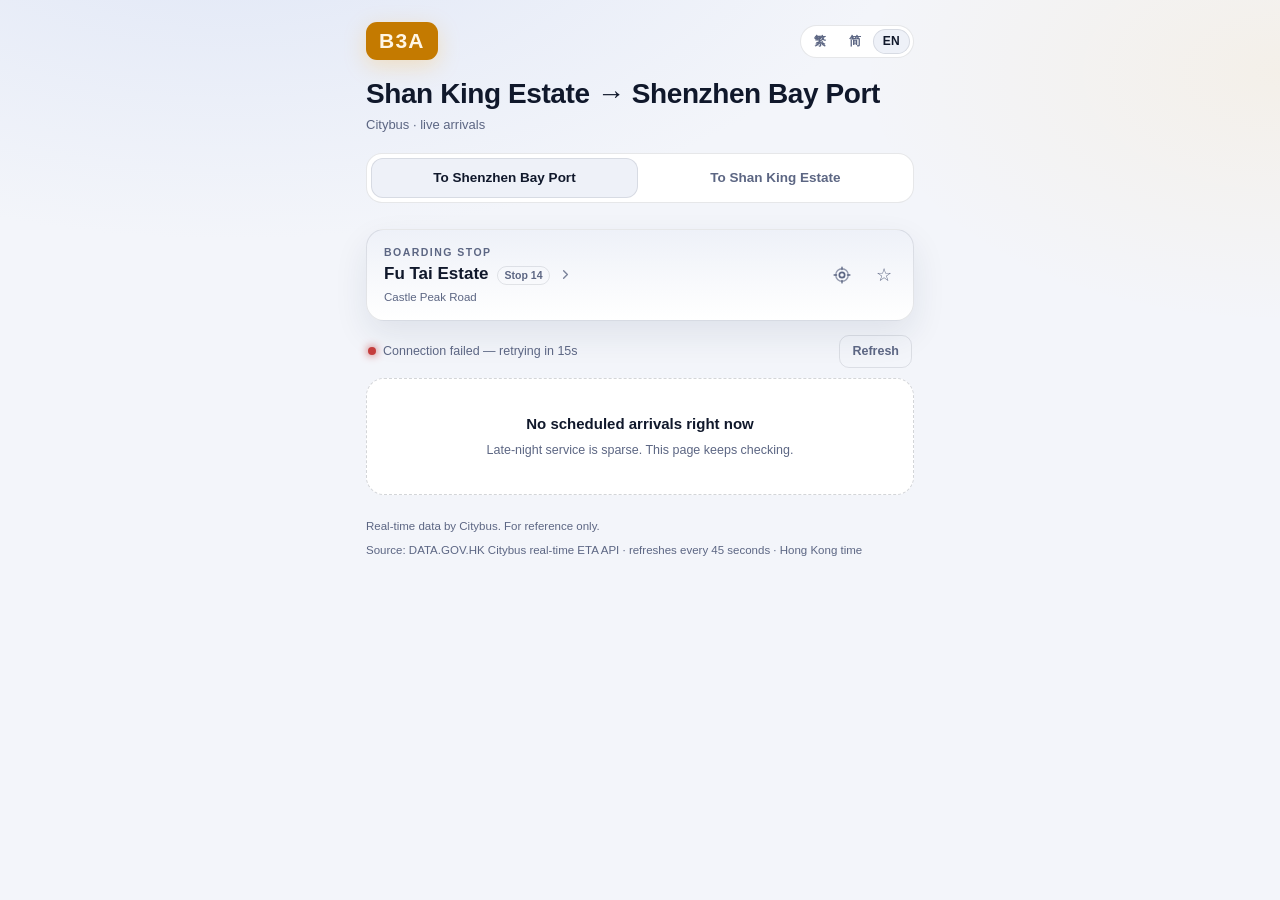
<file: index.html>
<!DOCTYPE html>
<html lang="zh-HK" data-lang="tc">
<head>
<meta charset="utf-8">
<meta name="viewport" content="width=device-width, initial-scale=1, viewport-fit=cover">
<title>B3A · 山景邨 → 深圳灣口岸</title>
<meta name="description" content="城巴 B3A 實時到站：山景邨來往深圳灣口岸，可選站、定位最近車站、支援離線與安裝。">
<meta name="theme-color" content="#0d1220">
<link rel="manifest" href="manifest.webmanifest">
<link rel="icon" href="icons/icon.svg" type="image/svg+xml">
<link rel="apple-touch-icon" href="icons/apple-touch-icon.png">
<link rel="preconnect" href="https://rt.data.gov.hk" crossorigin>
<link rel="stylesheet" href="css/app.css">
</head>
<body>
<main class="app">
  <header class="hero">
    <div class="hero-top">
      <span class="badge">B3A</span>
      <div class="lang-switch" role="group" aria-label="語言 / Language">
        <button class="lang-btn" type="button" data-lang="tc" aria-pressed="true">繁</button>
        <button class="lang-btn" type="button" data-lang="sc" aria-pressed="false">简</button>
        <button class="lang-btn" type="button" data-lang="en" aria-pressed="false">EN</button>
      </div>
    </div>
    <h1 id="routeTitle">山景邨 → 深圳灣口岸</h1>
    <p class="tagline" id="tagline">城巴 · 實時到站</p>
  </header>

  <nav class="dir-tabs" role="tablist" aria-label="方向 / Direction">
    <button class="dir-tab is-active" type="button" role="tab" data-dir="O" aria-selected="true">往 深圳灣口岸</button>
    <button class="dir-tab" type="button" role="tab" data-dir="I" aria-selected="false" tabindex="-1">往 山景邨</button>
  </nav>

  <div class="quick-stops" id="quickStops" hidden></div>

  <section class="stop-card">
    <button class="stop-btn" id="stopBtn" type="button" aria-haspopup="dialog">
      <span class="stop-btn-body">
        <span class="stop-kicker" id="boardingLabel">上車站</span>
        <span class="stop-title">
          <span id="stopName">富泰邨</span>
          <span class="stop-seq" id="stopSeq">第 14 站</span>
          <svg class="chevron" viewBox="0 0 24 24" aria-hidden="true" focusable="false">
            <path d="M9 6l6 6-6 6" fill="none" stroke="currentColor" stroke-width="2.2" stroke-linecap="round" stroke-linejoin="round"/>
          </svg>
        </span>
        <span class="stop-detail" id="stopDetail">青山公路</span>
      </span>
    </button>
    <div class="stop-actions">
      <button class="icon-btn" id="locateBtn" type="button" aria-label="定位最近車站" title="定位最近車站">
        <svg viewBox="0 0 24 24" aria-hidden="true" focusable="false">
          <circle cx="12" cy="12" r="3.2" fill="none" stroke="currentColor" stroke-width="2"/>
          <circle cx="12" cy="12" r="7.5" fill="none" stroke="currentColor" stroke-width="1.6" opacity=".65"/>
          <path d="M12 2.5v3M12 18.5v3M2.5 12h3M18.5 12h3" stroke="currentColor" stroke-width="1.6" stroke-linecap="round"/>
        </svg>
      </button>
      <button class="icon-btn" id="favBtn" type="button" aria-label="收藏此站" aria-pressed="false" title="收藏此站">
        <span id="favIcon" aria-hidden="true">☆</span>
      </button>
    </div>
  </section>

  <div class="statusbar">
    <div class="status" role="status" aria-live="polite">
      <span class="dot" id="statusDot"></span>
      <span id="statusText">載入中…</span>
    </div>
    <button class="btn-ghost" id="refreshBtn" type="button">立即更新</button>
  </div>

  <ul class="eta-list" id="etaList" aria-label="到站時間"></ul>

  <footer class="foot">
    <p id="serviceNote">實時資料由城巴提供，僅供參考。</p>
    <p id="footnote">資料來源：DATA.GOV.HK 城巴實時到站 API · 每 45 秒自動更新 · 時間為香港時間</p>
  </footer>
</main>

<dialog id="stopDialog" aria-labelledby="dialogTitle">
  <div class="sheet">
    <header class="sheet-head">
      <h2 id="dialogTitle">選擇車站</h2>
      <button class="icon-btn" id="closeDialogBtn" type="button" aria-label="關閉">✕</button>
    </header>
    <div class="sheet-tools">
      <input id="stopSearch" type="search" placeholder="搜尋車站…" autocomplete="off" aria-label="搜尋車站">
      <button class="btn-ghost" id="locateInDialog" type="button">定位最近車站</button>
    </div>
    <ul class="stop-list" id="stopList"></ul>
  </div>
</dialog>

<div class="toast" id="toast" role="status" aria-live="polite"></div>

<noscript>
  <p class="noscript">此頁需要 JavaScript 才能顯示實時到站資料。 / This page needs JavaScript for live arrivals.</p>
</noscript>

<script type="module" src="js/app.js"></script>
</body>
</html>
</file>
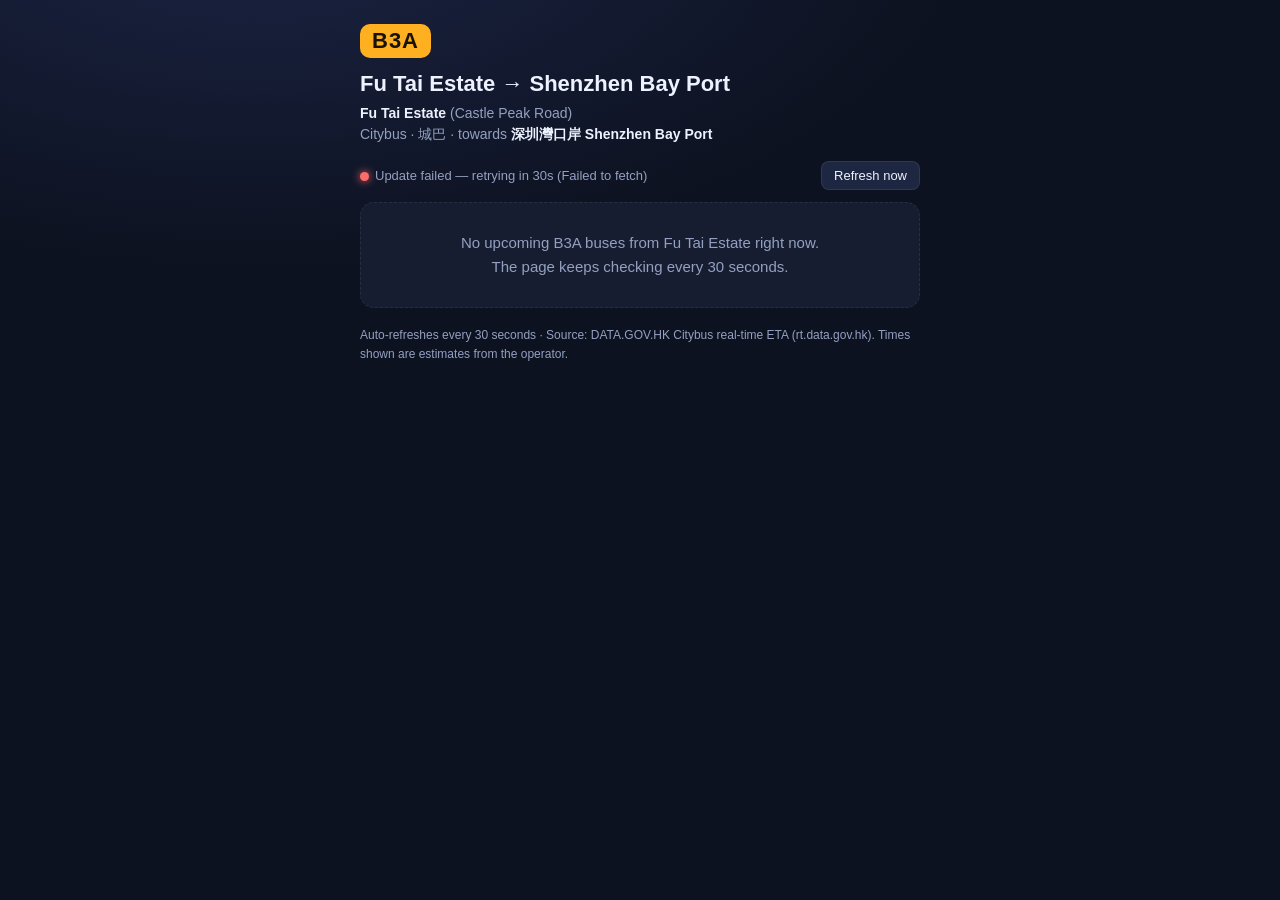
<file: bus.html>
<!DOCTYPE html>
<html lang="en">
<head>
<meta charset="utf-8">
<meta name="viewport" content="width=device-width, initial-scale=1">
<title>B3A · Fu Tai Estate → Shenzhen Bay Port</title>
<style>
  :root {
    --bg: #0d1220;
    --card: #161d31;
    --card2: #1d2742;
    --text: #eef2ff;
    --muted: #93a0c0;
    --accent: #ffb020;
    --green: #35d49a;
    --red: #ff6b6b;
    --line: rgba(255,255,255,.08);
  }
  * { box-sizing: border-box; }
  body {
    margin: 0;
    min-height: 100vh;
    background: radial-gradient(1200px 600px at 20% -10%, #1b2444 0%, var(--bg) 60%);
    color: var(--text);
    font-family: -apple-system, BlinkMacSystemFont, "Segoe UI", "PingFang HK",
                 "Noto Sans HK", Helvetica, Arial, sans-serif;
    display: flex;
    justify-content: center;
    padding: 24px 16px 48px;
  }
  .wrap { width: 100%; max-width: 560px; }
  header { margin-bottom: 16px; }
  .badge {
    display: inline-block; background: var(--accent); color: #1a1200;
    font-weight: 800; font-size: 22px; padding: 4px 12px; border-radius: 10px;
    letter-spacing: 1px;
  }
  h1 { font-size: 22px; margin: 12px 0 4px; line-height: 1.3; }
  .sub { color: var(--muted); font-size: 14px; line-height: 1.5; }
  .sub b { color: var(--text); font-weight: 600; }
  .statusbar {
    display: flex; align-items: center; justify-content: space-between;
    gap: 12px; margin: 14px 0 12px; font-size: 13px; color: var(--muted);
  }
  .dot { display: inline-block; width: 9px; height: 9px; border-radius: 50%;
         background: var(--muted); margin-right: 6px; vertical-align: -1px; }
  .dot.ok { background: var(--green); box-shadow: 0 0 8px var(--green); }
  .dot.err { background: var(--red); box-shadow: 0 0 8px var(--red); }
  .ring { display: inline-block; width: 10px; height: 10px; border-radius: 50%;
          border: 2px solid var(--muted); border-top-color: transparent;
          margin-right: 6px; vertical-align: -1px; animation: spin 1s linear infinite; }
  @keyframes spin { to { transform: rotate(360deg); } }
  button {
    background: var(--card2); color: var(--text); border: 1px solid var(--line);
    border-radius: 8px; padding: 6px 12px; font-size: 13px; cursor: pointer;
  }
  button:hover { background: #26325a; }
  ul { list-style: none; margin: 0; padding: 0; display: grid; gap: 10px; }
  li {
    background: linear-gradient(180deg, var(--card2), var(--card));
    border: 1px solid var(--line); border-radius: 14px;
    padding: 14px 16px; display: flex; align-items: center; gap: 16px;
  }
  li.next { border-color: rgba(255,176,32,.55);
            box-shadow: 0 0 0 1px rgba(255,176,32,.25), 0 8px 24px rgba(0,0,0,.35); }
  .mins { font-size: 40px; font-weight: 800; line-height: 1; min-width: 92px;
          text-align: center; font-variant-numeric: tabular-nums; }
  .mins small { font-size: 15px; font-weight: 600; color: var(--muted); display: block; margin-top: 4px; }
  .mins.due { color: var(--green); }
  .meta { flex: 1; }
  .meta .dest { font-weight: 700; font-size: 16px; }
  .meta .clock { color: var(--muted); font-size: 13px; margin-top: 4px;
                 font-variant-numeric: tabular-nums; }
  .tag { font-size: 11px; font-weight: 700; letter-spacing: .6px;
         background: rgba(255,176,32,.16); color: var(--accent);
         border: 1px solid rgba(255,176,32,.4); border-radius: 999px;
         padding: 2px 8px; margin-left: 8px; vertical-align: 2px; }
  .empty, .error {
    background: var(--card); border: 1px dashed var(--line); border-radius: 14px;
    padding: 28px 18px; text-align: center; color: var(--muted); font-size: 15px;
    line-height: 1.6;
  }
  .error { border-color: rgba(255,107,107,.5); color: #ffb3b3; }
  footer { margin-top: 18px; font-size: 12px; color: var(--muted); line-height: 1.6; }
  footer a { color: var(--muted); }
</style>
</head>
<body>
<div class="wrap">
  <header>
    <span class="badge">B3A</span>
    <h1>Fu Tai Estate → Shenzhen Bay Port</h1>
    <div class="sub">
      <b>Fu Tai Estate</b> <span id="stopName">(Castle Peak Road)</span><br>
      Citybus · 城巴 · towards <b>深圳灣口岸 Shenzhen Bay Port</b>
    </div>
  </header>

  <div class="statusbar">
    <div><span class="dot" id="statusDot"></span><span id="statusText">Loading…</span></div>
    <button id="refreshBtn" type="button">Refresh now</button>
  </div>

  <ul id="list"><li><div class="mins"><span class="ring"></span></div><div class="meta">Fetching next departures…</div></li></ul>

  <footer>
    Auto-refreshes every 30 seconds · Source: DATA.GOV.HK Citybus real-time ETA
    (rt.data.gov.hk). Times shown are estimates from the operator.
  </footer>
</div>

<script>
"use strict";

const CO = "CTB", ROUTE = "B3A", STOP = "003261"; // Fu Tai Estate, outbound (to Shenzhen Bay Port)
const API = "https://rt.data.gov.hk/v2/transport/citybus";
const REFRESH_MS = 30 * 1000;

const listEl = document.getElementById("list");
const dotEl = document.getElementById("statusDot");
const statusEl = document.getElementById("statusText");
const stopNameEl = document.getElementById("stopName");

let countdownTimer = null;
let etas = [];            // [{eta: Date, dest: string, etaSeq: number, rmk: string}]
let lastUpdated = null;

function setStatus(kind, text) {
  dotEl.className = "dot" + (kind ? " " + kind : "");
  statusEl.textContent = text;
}

async function fetchJSON(url) {
  const res = await fetch(url, { cache: "no-store" });
  if (!res.ok) throw new Error("HTTP " + res.status + " for " + url);
  return res.json();
}

function minutesUntil(iso, now) {
  const t = new Date(iso).getTime();
  if (Number.isNaN(t)) return null;
  return Math.max(0, Math.round((t - now.getTime()) / 60000));
}

function fmtClock(iso) {
  const d = new Date(iso);
  if (Number.isNaN(d.getTime())) return "—";
  return d.toLocaleTimeString([], { hour: "2-digit", minute: "2-digit", hour12: false });
}

function render() {
  const now = new Date();
  const upcoming = etas
    .map(e => ({ ...e, mins: minutesUntil(e.eta, now) }))
    .filter(e => e.mins !== null)
    .sort((a, b) => new Date(a.eta) - new Date(b.eta));

  if (!upcoming.length) {
    listEl.innerHTML = '<div class="empty">No upcoming B3A buses from Fu Tai Estate ' +
      'right now.<br>The page keeps checking every 30 seconds.</div>';
    return;
  }

  listEl.innerHTML = upcoming.map((e, i) => {
    const due = e.mins <= 1;
    const minsLabel = due ? "Due" : String(e.mins);
    const unit = due ? "" : (e.mins === 1 ? "minute" : "minutes");
    return '<li' + (i === 0 ? ' class="next"' : '') + '>' +
      '<div class="mins' + (due ? " due" : "") + '">' + minsLabel +
        '<small>' + unit + '</small></div>' +
      '<div class="meta">' +
        '<div class="dest">→ ' + escapeHtml(e.dest) +
          (i === 0 ? '<span class="tag">NEXT</span>' : '') + '</div>' +
        '<div class="clock">Arrives ' + fmtClock(e.eta) +
          (e.rmk ? ' · ' + escapeHtml(e.rmk) : '') + '</div>' +
      '</div></li>';
  }).join("");
}

function escapeHtml(s) {
  return String(s == null ? "" : s).replace(/[&<>"']/g, c =>
    ({ "&": "&amp;", "<": "&lt;", ">": "&gt;", '"': "&quot;", "'": "&#39;" }[c]));
}

async function loadMeta() {
  try {
    const [route, stop] = await Promise.all([
      fetchJSON(API + "/route/" + CO + "/" + ROUTE),
      fetchJSON(API + "/stop/" + STOP)
    ]);
    if (stop && stop.data && stop.data.name_en) {
      // "Fu Tai Estate, Castle Peak Road" → "(Castle Peak Road)"
      const full = stop.data.name_en;
      const detail = full.startsWith("Fu Tai Estate,")
        ? full.slice("Fu Tai Estate,".length).trim() : full;
      stopNameEl.textContent = "(" + detail + ")";
    }
    if (route && route.data) document.title = ROUTE + " · " +
      route.data.orig_en + " → " + route.data.dest_en;
  } catch (_) { /* meta is optional */ }
}

async function refresh() {
  try {
    const json = await fetchJSON(API + "/eta/" + CO + "/" + STOP + "/" + ROUTE);
    const rows = (json.data || []).filter(r => r && r.eta && r.dir !== "I");
    etas = rows.map(r => ({
      eta: r.eta,
      dest: r.dest_en || r.dest_tc || "",
      etaSeq: r.eta_seq,
      rmk: r.rmk_en || r.rmk_tc || ""
    }));
    lastUpdated = new Date();
    setStatus("ok", "Live · updated " + lastUpdated.toLocaleTimeString([], { hour12: false }));
    render();
  } catch (err) {
    setStatus("err", "Update failed — retrying in 30s (" + err.message + ")");
    render();
  }
}

function startTimers() {
  if (countdownTimer) clearInterval(countdownTimer);
  countdownTimer = setInterval(render, 5000); // keep the minute counts honest between fetches
  setInterval(refresh, REFRESH_MS);
}

document.getElementById("refreshBtn").addEventListener("click", refresh);

loadMeta();
refresh();
startTimers();
</script>
</body>
</html>
</file>
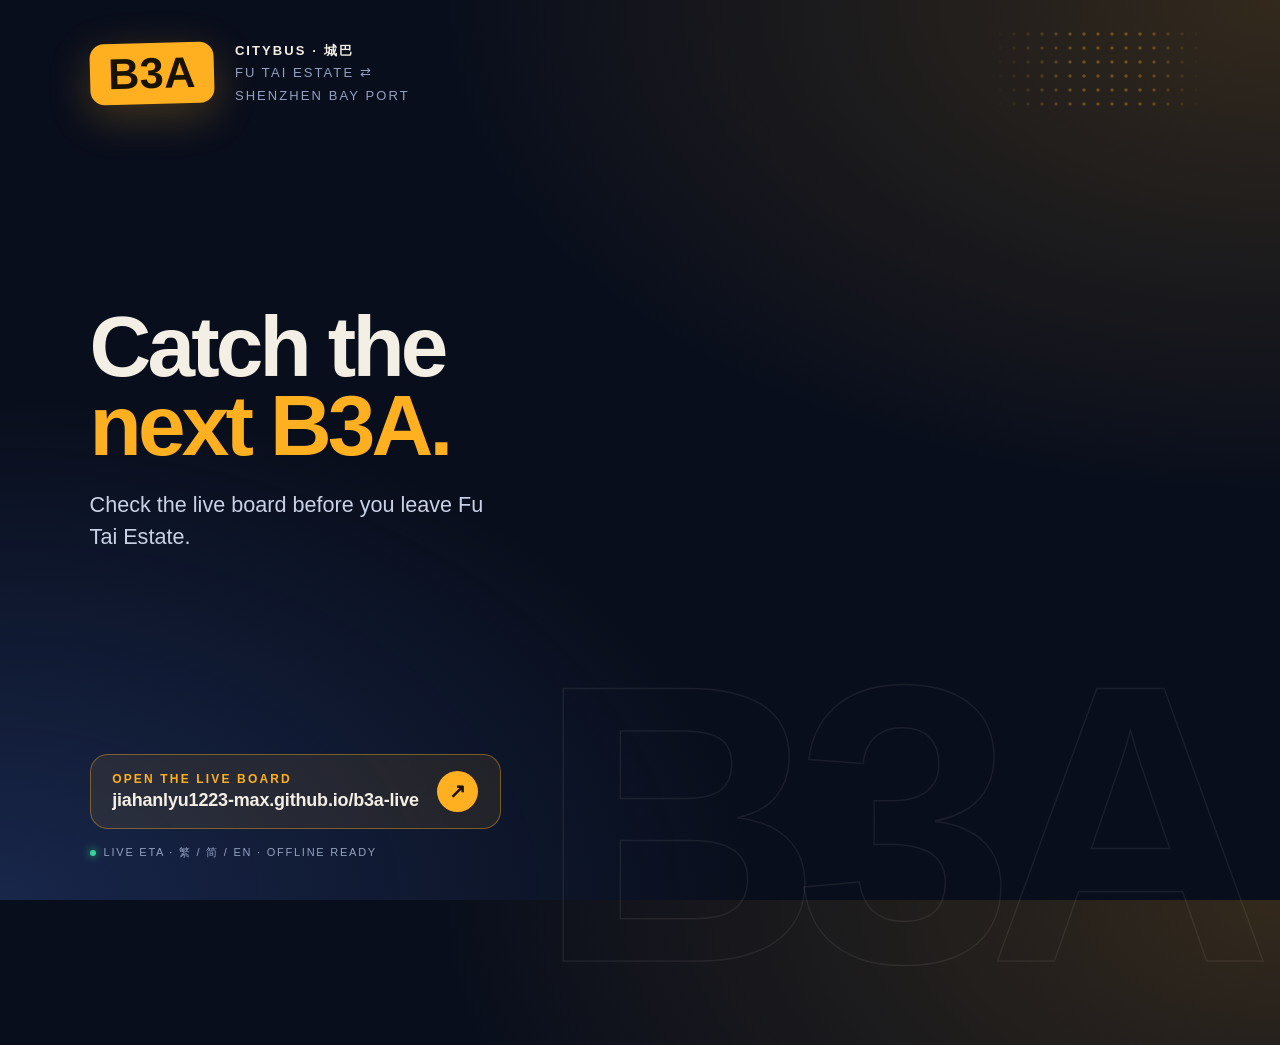
<file: poster.html>
<!DOCTYPE html>
<html lang="en">
<head>
<meta charset="utf-8">
<meta name="viewport" content="width=device-width, initial-scale=1, viewport-fit=cover">
<title>B3A · Catch the next bus</title>
<meta name="description" content="A one-screen poster for the B3A live arrivals board.">
<style>
  :root {
    color-scheme: dark;
    --ink: #090e1c;
    --cream: #f4efe4;
    --muted: #93a0c0;
    --amber: #ffb020;
    --green: #35d49a;
    --line: rgba(244, 239, 228, 0.12);
  }
  * { box-sizing: border-box; }
  html, body { height: 100%; }
  body {
    margin: 0;
    min-height: 100svh;
    overflow: hidden;
    background:
      radial-gradient(120% 100% at 100% 0%, rgba(255, 176, 32, 0.17), transparent 55%),
      radial-gradient(95% 90% at 0% 100%, rgba(48, 78, 150, 0.38), transparent 62%),
      var(--ink);
    color: var(--cream);
    font-family: -apple-system, BlinkMacSystemFont, "Segoe UI", "Helvetica Neue",
      "PingFang HK", "Noto Sans HK", Arial, sans-serif;
    -webkit-font-smoothing: antialiased;
    display: flex;
    justify-content: center;
  }
  .poster {
    position: relative;
    z-index: 1;
    width: 100%;
    max-width: 1180px;
    padding: clamp(22px, 4.4vmin, 58px);
    display: flex;
    flex-direction: column;
    justify-content: space-between;
    gap: clamp(18px, 4vh, 44px);
  }

  /* LED-board texture, drawn with gradients rather than an image. */
  .poster::before {
    content: "";
    position: absolute;
    top: clamp(16px, 3vmin, 42px);
    right: clamp(16px, 3vmin, 42px);
    width: clamp(100px, 17vw, 210px);
    height: clamp(46px, 7.5vw, 86px);
    background-image: radial-gradient(circle, rgba(255, 176, 32, 0.55) 1.3px, transparent 1.9px);
    background-size: clamp(10px, 1.1vw, 14px) clamp(10px, 1.1vw, 14px);
    -webkit-mask-image: linear-gradient(90deg, transparent, #000 40%, #000 72%, transparent);
    mask-image: linear-gradient(90deg, transparent, #000 40%, #000 72%, transparent);
    opacity: 0.6;
    pointer-events: none;
  }

  /* Oversized B3A watermark. */
  .poster::after {
    content: "B3A";
    position: absolute;
    right: -0.04em;
    bottom: -0.16em;
    z-index: -1;
    font-size: clamp(180px, 44vmin, 560px);
    font-weight: 800;
    line-height: 0.7;
    letter-spacing: -0.07em;
    color: transparent;
    -webkit-text-stroke: 1.5px rgba(244, 239, 228, 0.07);
    pointer-events: none;
  }

  .top {
    display: flex;
    align-items: center;
    gap: clamp(14px, 2.4vmin, 28px);
    flex-wrap: wrap;
    padding-right: clamp(0px, 12vw, 190px);
  }

  .badge {
    display: inline-block;
    background: var(--amber);
    color: #1a1200;
    font-size: clamp(28px, 4.8vmin, 54px);
    font-weight: 900;
    letter-spacing: 0.01em;
    line-height: 1;
    padding: clamp(5px, 1vmin, 10px) clamp(12px, 2vmin, 22px);
    border-radius: clamp(8px, 1.6vmin, 16px);
    box-shadow: 0 12px 44px rgba(255, 176, 32, 0.24);
    transform: rotate(-1.5deg);
  }

  .route {
    margin: 0;
    max-width: 30ch;
    font-size: clamp(9.5px, 1.5vmin, 13px);
    letter-spacing: 0.16em;
    text-transform: uppercase;
    color: var(--muted);
    line-height: 1.75;
  }
  .route b {
    display: block;
    color: var(--cream);
    font-weight: 650;
  }

  .mid {
    display: flex;
    flex-direction: column;
    justify-content: center;
    gap: clamp(14px, 2.6vmin, 30px);
  }

  h1 {
    margin: 0;
    max-width: 12ch;
    font-size: clamp(40px, 9.5vmin, 110px);
    line-height: 0.92;
    letter-spacing: -0.045em;
    font-weight: 800;
    text-wrap: balance;
  }
  h1 em {
    font-style: normal;
    color: var(--amber);
  }

  .pitch {
    margin: 0;
    max-width: 34ch;
    font-size: clamp(15px, 2.4vmin, 25px);
    line-height: 1.5;
    color: #c9d1e6;
  }

  .bottom {
    display: flex;
    flex-direction: column;
    align-items: flex-start;
    gap: clamp(10px, 1.8vmin, 16px);
  }

  .link {
    display: inline-flex;
    align-items: center;
    gap: clamp(12px, 2vmin, 22px);
    max-width: 100%;
    padding: clamp(12px, 1.8vmin, 20px) clamp(16px, 2.4vmin, 28px);
    background: rgba(255, 176, 32, 0.09);
    border: 1px solid rgba(255, 176, 32, 0.4);
    border-radius: clamp(12px, 2vmin, 18px);
    color: var(--cream);
    text-decoration: none;
    transition: background 0.18s ease, transform 0.18s ease;
  }
  .link:hover { background: rgba(255, 176, 32, 0.16); transform: translateY(-2px); }
  .link:focus-visible { outline: 2px solid var(--amber); outline-offset: 4px; }

  .link-copy { display: flex; flex-direction: column; gap: 4px; min-width: 0; }

  .link-label {
    font-size: clamp(9.5px, 1.4vmin, 12px);
    font-weight: 750;
    letter-spacing: 0.18em;
    text-transform: uppercase;
    color: var(--amber);
  }

  .link-url {
    font-size: clamp(13px, 2vmin, 19px);
    font-weight: 650;
    letter-spacing: -0.01em;
    overflow-wrap: anywhere;
  }

  .arrow {
    flex: none;
    display: grid;
    place-items: center;
    width: clamp(34px, 4.6vmin, 48px);
    aspect-ratio: 1;
    border-radius: 50%;
    background: var(--amber);
    color: #1a1200;
    font-size: clamp(16px, 2.2vmin, 22px);
    font-weight: 800;
  }

  .note {
    display: flex;
    align-items: center;
    gap: 8px;
    margin: 0;
    font-size: clamp(9px, 1.3vmin, 11px);
    letter-spacing: 0.16em;
    text-transform: uppercase;
    color: var(--muted);
  }
  .live {
    width: 6px;
    height: 6px;
    border-radius: 50%;
    background: var(--green);
    box-shadow: 0 0 9px var(--green);
  }

  @media (max-width: 560px) {
    .poster::before { display: none; }
    .top { padding-right: 0; }
  }
  @media (max-height: 420px) {
    .poster { gap: 12px; }
    h1 { font-size: clamp(30px, 8.4vmin, 58px); }
    .pitch { font-size: 14px; }
    .note { display: none; }
  }
</style>
</head>
<body>
<main class="poster">
  <header class="top">
    <span class="badge">B3A</span>
    <p class="route">
      <b>Citybus · 城巴</b>
      Fu Tai Estate ⇄ Shenzhen Bay Port
    </p>
  </header>

  <section class="mid">
    <h1>Catch the <em>next B3A.</em></h1>
    <p class="pitch">Check the live board before you leave Fu Tai Estate.</p>
  </section>

  <footer class="bottom">
    <a class="link" href="https://jiahanlyu1223-max.github.io/b3a-live/" target="_blank" rel="noopener">
      <span class="link-copy">
        <span class="link-label">Open the live board</span>
        <span class="link-url">jiahanlyu1223-max.github.io/b3a-live</span>
      </span>
      <span class="arrow" aria-hidden="true">↗</span>
    </a>
    <p class="note"><span class="live" aria-hidden="true"></span>LIVE ETA · 繁 / 简 / EN · OFFLINE READY</p>
  </footer>
</main>
</body>
</html>
</file>
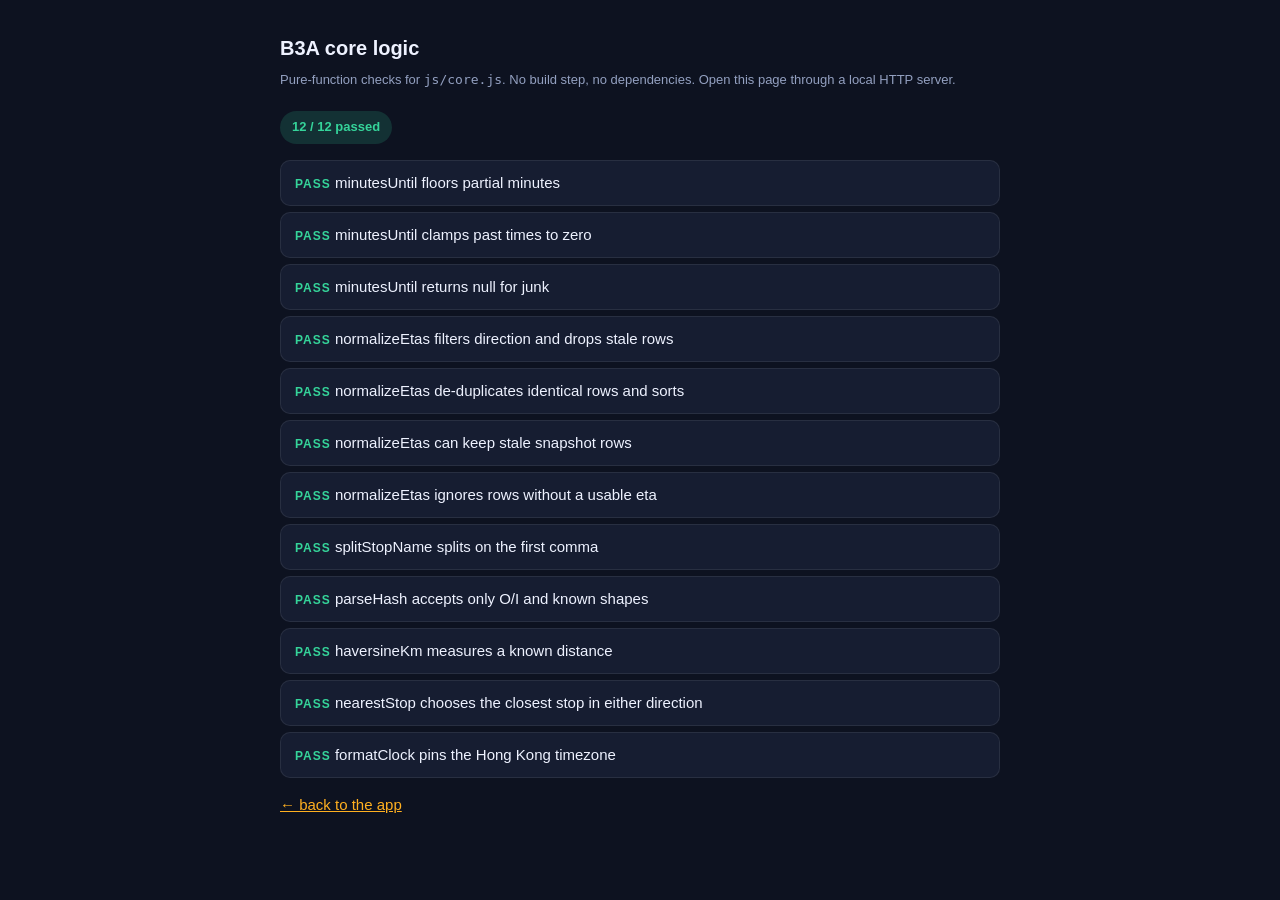
<file: tests/core.test.html>
<!DOCTYPE html>
<html lang="en">
<head>
<meta charset="utf-8">
<meta name="viewport" content="width=device-width, initial-scale=1">
<title>B3A core logic tests</title>
<style>
  :root { color-scheme: dark; }
  body {
    margin: 0; padding: 32px 20px;
    background: #0d1220; color: #eef2ff;
    font: 15px/1.6 -apple-system, BlinkMacSystemFont, "Segoe UI", sans-serif;
  }
  main { max-width: 720px; margin: 0 auto; }
  h1 { font-size: 20px; margin: 0 0 6px; }
  p.intro { color: #93a0c0; margin: 0 0 20px; font-size: 13px; }
  #summary {
    display: inline-block; padding: 6px 12px; border-radius: 999px;
    font-weight: 700; font-size: 13px; margin-bottom: 16px;
    background: #1d2742; color: #eef2ff;
  }
  #summary.pass { background: rgba(53, 212, 154, .16); color: #35d49a; }
  #summary.fail { background: rgba(255, 107, 107, .16); color: #ff6b6b; }
  ol { list-style: none; margin: 0; padding: 0; display: grid; gap: 6px; }
  li { padding: 10px 14px; border-radius: 10px; background: #161d31; border: 1px solid rgba(255,255,255,.08); }
  li.pass::before { content: "PASS  "; color: #35d49a; font-weight: 700; font-size: 12px; letter-spacing: .08em; }
  li.fail::before { content: "FAIL  "; color: #ff6b6b; font-weight: 700; font-size: 12px; letter-spacing: .08em; }
  li.fail { border-color: rgba(255,107,107,.5); }
  li small { display: block; color: #ffb3b3; margin-top: 4px; }
  a { color: #ffb020; }
</style>
</head>
<body>
<main>
  <h1>B3A core logic</h1>
  <p class="intro">Pure-function checks for <code>js/core.js</code>. No build step, no dependencies. Open this page through a local HTTP server.</p>
  <div id="summary">running…</div>
  <ol id="results"></ol>
  <p><a href="../index.html">← back to the app</a></p>
</main>

<script type="module">
import {
  buildHash,
  formatClock,
  haversineKm,
  minutesUntil,
  nearestStop,
  normalizeEtas,
  parseHash,
  splitStopName,
} from "../js/core.js";

const results = [];
const list = document.getElementById("results");

function test(name, fn) {
  try {
    fn();
    results.push({ name, ok: true });
  } catch (err) {
    results.push({ name, ok: false, message: err.message });
  }
}

function eq(actual, expected, label = "") {
  const a = JSON.stringify(actual);
  const e = JSON.stringify(expected);
  if (a !== e) throw new Error(`${label ? label + ": " : ""}expected ${e}, got ${a}`);
}

function ok(value, label = "") {
  if (!value) throw new Error(label || "expected a truthy value");
}

const NOW = Date.parse("2026-10-22T10:00:00+08:00");

test("minutesUntil floors partial minutes", () => {
  eq(minutesUntil("2026-10-22T10:01:30+08:00", NOW), 1);
  eq(minutesUntil("2026-10-22T10:00:30+08:00", NOW), 0);
  eq(minutesUntil("2026-10-22T10:02:00+08:00", NOW), 2);
});

test("minutesUntil clamps past times to zero", () => {
  eq(minutesUntil("2026-10-22T09:59:00+08:00", NOW), 0);
});

test("minutesUntil returns null for junk", () => {
  eq(minutesUntil("not-a-date", NOW), null);
});

test("normalizeEtas filters direction and drops stale rows", () => {
  const rows = [
    { dir: "O", eta: "2026-10-22T10:10:00+08:00", eta_seq: 1, dest_tc: "深圳灣口岸" },
    { dir: "I", eta: "2026-10-22T10:12:00+08:00", eta_seq: 1, dest_tc: "山景邨" },
    { dir: "O", eta: "2026-10-22T09:55:00+08:00", eta_seq: 2 },
    { dir: "O", eta: "2026-10-22T10:20:00+08:00", eta_seq: 3 },
  ];
  const etas = normalizeEtas(rows, "O", NOW);
  eq(etas.map((e) => e.iso), [
    "2026-10-22T10:10:00+08:00",
    "2026-10-22T10:20:00+08:00",
  ]);
  eq(etas.map((e) => e.mins), [10, 20]);
});

test("normalizeEtas de-duplicates identical rows and sorts", () => {
  const rows = [
    { dir: "O", eta: "2026-10-22T10:30:00+08:00", eta_seq: 2 },
    { dir: "O", eta: "2026-10-22T10:10:00+08:00", eta_seq: 1 },
    { dir: "O", eta: "2026-10-22T10:30:00+08:00", eta_seq: 2 },
  ];
  eq(normalizeEtas(rows, "O", NOW).map((e) => e.seq), [1, 2]);
});

test("normalizeEtas can keep stale snapshot rows", () => {
  const rows = [
    { dir: "O", eta: "2026-10-22T09:30:00+08:00", eta_seq: 1 },
    { dir: "O", eta: "2026-10-22T10:10:00+08:00", eta_seq: 2 },
  ];
  const etas = normalizeEtas(rows, "O", NOW, { dropStale: false });
  eq(etas.length, 2);
  eq(etas[0].mins, 0);
});

test("normalizeEtas ignores rows without a usable eta", () => {
  const rows = [{ dir: "O", eta: "" }, { dir: "O" }, null, { dir: "O", eta: "bad" }];
  eq(normalizeEtas(rows, "O", NOW), []);
});

test("splitStopName splits on the first comma", () => {
  eq(splitStopName("Fu Tai Estate, Castle Peak Road"), ["Fu Tai Estate", "Castle Peak Road"]);
  eq(splitStopName("Shenzhen Bay Port"), ["Shenzhen Bay Port", ""]);
  eq(splitStopName(""), ["", ""]);
});

test("parseHash accepts only O/I and known shapes", () => {
  eq(parseHash("#O/003261"), { dir: "O", stopId: "003261" });
  eq(parseHash("#I/003262"), { dir: "I", stopId: "003262" });
  eq(parseHash("#X/003261"), null);
  eq(parseHash("#O/"), null);
  eq(parseHash(""), null);
  eq(buildHash("I", "003208"), "#I/003208");
});

test("haversineKm measures a known distance", () => {
  const km = haversineKm({ lat: 22.4129, lng: 113.9822 }, { lat: 22.4129, lng: 113.9922 });
  ok(km > 1.0 && km < 1.1, `expected about 1.03 km, got ${km}`);
});

test("nearestStop chooses the closest stop in either direction", () => {
  const directions = {
    O: {
      stops: [
        { id: "003261", lat: 22.4129, lng: 113.9822 },
        { id: "003208", lat: 22.5050, lng: 113.9450 },
      ],
    },
    I: {
      stops: [{ id: "003262", lat: 22.4130, lng: 113.9823 }],
    },
  };
  const best = nearestStop(directions, 22.4130, 113.9823);
  eq(best.stop.id, "003262");
  eq(best.dir, "I");
  ok(best.km < 0.1, `expected under 100 m, got ${best.km.toFixed(3)} km`);
});

test("formatClock pins the Hong Kong timezone", () => {
  const text = formatClock("2026-10-22T02:05:00Z", "en");
  ok(/10:05/.test(text), `expected 10:05, got ${text}`);
});

for (const r of results) {
  const li = document.createElement("li");
  li.className = r.ok ? "pass" : "fail";
  li.append(document.createTextNode(r.name));
  if (!r.ok) {
    const small = document.createElement("small");
    small.textContent = r.message;
    li.append(small);
  }
  list.append(li);
}

const passed = results.filter((r) => r.ok).length;
const summary = document.getElementById("summary");
summary.textContent = `${passed} / ${results.length} passed`;
summary.className = passed === results.length ? "pass" : "fail";
</script>
</body>
</html>
</file>
<file: css/app.css>
:root {
  color-scheme: dark;
  --bg: #0d1220;
  --bg-glow: #1b2444;
  --card: #161d31;
  --card-2: #1d2742;
  --text: #eef2ff;
  --muted: #93a0c0;
  --accent: #ffb020;
  --accent-ink: #1a1200;
  --green: #35d49a;
  --red: #ff6b6b;
  --line: rgba(255, 255, 255, 0.09);
  --line-strong: rgba(255, 255, 255, 0.16);
  --card-shadow: 0 14px 34px rgba(0, 0, 0, 0.32);
  --radius: 18px;
}

@media (prefers-color-scheme: light) {
  :root {
    --bg: #f3f5fa;
    --bg-glow: #dfe6f6;
    --card: #ffffff;
    --card-2: #eef1f8;
    --text: #10182b;
    --muted: #5c6683;
    --accent: #c47a00;
    --accent-ink: #fff6e5;
    --green: #0f8f62;
    --red: #c43d3d;
    --line: rgba(16, 24, 43, 0.1);
    --line-strong: rgba(16, 24, 43, 0.18);
    --card-shadow: 0 14px 34px rgba(24, 40, 80, 0.09);
  }
}

* { box-sizing: border-box; }

html { -webkit-text-size-adjust: 100%; }

body {
  margin: 0;
  min-height: 100dvh;
  background:
    radial-gradient(1100px 560px at 18% -12%, var(--bg-glow) 0%, transparent 62%),
    radial-gradient(700px 420px at 100% 8%, rgba(255, 176, 32, 0.08) 0%, transparent 60%),
    var(--bg);
  color: var(--text);
  font-family: -apple-system, BlinkMacSystemFont, "Segoe UI", "PingFang HK",
    "PingFang SC", "Noto Sans HK", "Microsoft JhengHei", Helvetica, Arial, sans-serif;
  font-size: 16px;
  line-height: 1.45;
  -webkit-font-smoothing: antialiased;
}

button, input { font: inherit; }

button { -webkit-tap-highlight-color: transparent; }

:focus-visible {
  outline: 2px solid var(--accent);
  outline-offset: 2px;
}

.app {
  width: 100%;
  max-width: 580px;
  margin: 0 auto;
  padding: 22px 16px calc(40px + env(safe-area-inset-bottom));
}

/* --------------------------------------------------------------- header */

.hero-top {
  display: flex;
  align-items: center;
  justify-content: space-between;
  gap: 12px;
}

.badge {
  display: inline-block;
  background: var(--accent);
  color: var(--accent-ink);
  font-weight: 800;
  font-size: 21px;
  letter-spacing: 0.06em;
  padding: 4px 13px;
  border-radius: 11px;
  box-shadow: 0 6px 22px rgba(255, 176, 32, 0.25);
}

.lang-switch {
  display: inline-flex;
  gap: 2px;
  padding: 3px;
  background: var(--card);
  border: 1px solid var(--line);
  border-radius: 999px;
}

.lang-btn {
  border: 0;
  background: transparent;
  color: var(--muted);
  font-size: 12px;
  font-weight: 700;
  letter-spacing: 0.02em;
  padding: 4px 10px;
  border-radius: 999px;
  cursor: pointer;
  transition: background 0.15s ease, color 0.15s ease;
}

.lang-btn.is-active {
  background: var(--card-2);
  color: var(--text);
  box-shadow: inset 0 0 0 1px var(--line);
}

h1 {
  margin: 16px 0 5px;
  font-size: clamp(22px, 5.4vw, 28px);
  line-height: 1.25;
  letter-spacing: -0.015em;
  font-weight: 750;
}

.tagline {
  margin: 0;
  color: var(--muted);
  font-size: 13px;
}

/* ----------------------------------------------------------- direction */

.dir-tabs {
  display: grid;
  grid-template-columns: 1fr 1fr;
  gap: 4px;
  margin: 18px 0 14px;
  padding: 4px;
  background: var(--card);
  border: 1px solid var(--line);
  border-radius: 16px;
}

.dir-tab {
  border: 0;
  background: transparent;
  color: var(--muted);
  padding: 10px 6px;
  border-radius: 12px;
  font-size: 13.5px;
  font-weight: 650;
  cursor: pointer;
  transition: background 0.16s ease, color 0.16s ease;
}

.dir-tab.is-active {
  background: var(--card-2);
  color: var(--text);
  box-shadow: inset 0 0 0 1px var(--line);
}

/* --------------------------------------------------------------- chips */

.quick-stops {
  display: flex;
  gap: 8px;
  overflow-x: auto;
  padding: 0 0 12px;
  scrollbar-width: none;
}

.quick-stops::-webkit-scrollbar { display: none; }

.chip {
  flex: none;
  display: inline-flex;
  align-items: center;
  gap: 6px;
  padding: 6px 12px;
  border-radius: 999px;
  border: 1px solid var(--line);
  background: var(--card);
  color: var(--muted);
  font-size: 12.5px;
  font-weight: 600;
  cursor: pointer;
  white-space: nowrap;
}

.chip.is-active {
  border-color: rgba(255, 176, 32, 0.55);
  color: var(--text);
  background: rgba(255, 176, 32, 0.12);
}

.chip-dir { color: var(--accent); font-weight: 800; }

/* ----------------------------------------------------------- stop card */

.stop-card {
  display: flex;
  align-items: stretch;
  gap: 4px;
  padding: 7px;
  background: linear-gradient(180deg, var(--card-2), var(--card));
  border: 1px solid var(--line);
  border-radius: var(--radius);
  box-shadow: var(--card-shadow);
}

.stop-btn {
  flex: 1;
  min-width: 0;
  display: flex;
  align-items: center;
  gap: 8px;
  padding: 8px 10px;
  background: transparent;
  border: 0;
  border-radius: 13px;
  color: var(--text);
  text-align: left;
  cursor: pointer;
}

.stop-btn:hover { background: rgba(255, 255, 255, 0.04); }

.stop-btn-body { flex: 1; min-width: 0; display: block; }

.stop-kicker {
  display: block;
  font-size: 10.5px;
  font-weight: 700;
  letter-spacing: 0.14em;
  text-transform: uppercase;
  color: var(--muted);
}

.stop-title {
  display: flex;
  align-items: baseline;
  gap: 8px;
  margin-top: 2px;
  min-width: 0;
}

#stopName {
  font-size: 17px;
  font-weight: 700;
  min-width: 0;
  flex: 0 1 auto;
  overflow: hidden;
  text-overflow: ellipsis;
  white-space: nowrap;
}

.stop-seq {
  flex: none;
  font-size: 10.5px;
  font-weight: 650;
  color: var(--muted);
  border: 1px solid var(--line);
  border-radius: 999px;
  padding: 1px 7px;
  white-space: nowrap;
}

.stop-detail {
  display: block;
  margin-top: 2px;
  font-size: 12px;
  color: var(--muted);
  overflow: hidden;
  text-overflow: ellipsis;
  white-space: nowrap;
}

.chevron {
  width: 15px;
  height: 15px;
  flex: none;
  align-self: center;
  color: var(--muted);
  opacity: 0.8;
}

.stop-actions {
  display: flex;
  align-items: center;
  gap: 2px;
  padding-right: 2px;
}

.icon-btn {
  width: 40px;
  height: 40px;
  display: grid;
  place-items: center;
  border: 1px solid transparent;
  border-radius: 12px;
  background: transparent;
  color: var(--muted);
  font-size: 18px;
  line-height: 1;
  cursor: pointer;
  transition: background 0.15s ease, color 0.15s ease;
}

.icon-btn:hover { background: var(--card-2); color: var(--text); }
.icon-btn.is-saved { color: var(--accent); }
.icon-btn.is-busy { opacity: 0.55; pointer-events: none; }
.icon-btn svg { width: 20px; height: 20px; }

/* --------------------------------------------------------------- status */

.statusbar {
  display: flex;
  align-items: center;
  justify-content: space-between;
  gap: 12px;
  margin: 14px 2px 10px;
  font-size: 12.5px;
  color: var(--muted);
}

.status { display: flex; align-items: center; gap: 7px; min-width: 0; }

.dot {
  flex: none;
  width: 8px;
  height: 8px;
  border-radius: 50%;
  background: var(--muted);
}

.dot.ok { background: var(--green); box-shadow: 0 0 9px var(--green); }
.dot.warn { background: var(--accent); box-shadow: 0 0 9px rgba(255, 176, 32, 0.7); }
.dot.err { background: var(--red); box-shadow: 0 0 9px var(--red); }
.dot.loading { animation: pulse 1.2s ease-in-out infinite; }

@keyframes pulse {
  0%, 100% { opacity: 0.35; }
  50% { opacity: 1; }
}

.btn-ghost {
  flex: none;
  background: transparent;
  border: 1px solid var(--line);
  color: var(--muted);
  border-radius: 10px;
  padding: 6px 12px;
  font-size: 12.5px;
  font-weight: 600;
  cursor: pointer;
  transition: background 0.15s ease, color 0.15s ease;
}

.btn-ghost:hover { background: var(--card); color: var(--text); }
.btn-ghost.is-busy { opacity: 0.55; pointer-events: none; }

/* --------------------------------------------------------------- list */

.eta-list {
  list-style: none;
  margin: 0;
  padding: 0;
  display: grid;
  gap: 10px;
}

.eta-card {
  display: grid;
  grid-template-columns: 104px minmax(0, 1fr);
  align-items: center;
  gap: 12px;
  min-height: 84px;
  padding: 14px 16px;
  background: linear-gradient(180deg, var(--card-2), var(--card));
  border: 1px solid var(--line);
  border-radius: var(--radius);
}

.eta-card.is-next {
  border-color: rgba(255, 176, 32, 0.55);
  box-shadow: 0 0 0 1px rgba(255, 176, 32, 0.22), var(--card-shadow);
}

.eta-card.is-stale { opacity: 0.75; }

.eta-mins {
  display: flex;
  flex-direction: column;
  align-items: center;
  justify-content: center;
  align-self: stretch;
  padding-right: 10px;
  border-right: 1px solid var(--line);
  font-variant-numeric: tabular-nums;
}

.mins-value {
  font-size: 40px;
  font-weight: 800;
  line-height: 1;
  letter-spacing: -0.03em;
}

.mins-unit {
  margin-top: 5px;
  font-size: 10.5px;
  font-weight: 700;
  letter-spacing: 0.1em;
  text-transform: uppercase;
  color: var(--muted);
}

.eta-mins.is-due .mins-value {
  font-size: 20px;
  line-height: 1.15;
  color: var(--green);
  text-align: center;
}

.eta-mins.is-past .mins-value { color: var(--muted); }

.eta-main { min-width: 0; }

.eta-dest {
  display: flex;
  align-items: center;
  flex-wrap: wrap;
  gap: 8px;
  font-size: 15.5px;
  font-weight: 700;
}

.tag {
  font-size: 10px;
  font-weight: 800;
  letter-spacing: 0.08em;
  color: var(--accent);
  background: rgba(255, 176, 32, 0.14);
  border: 1px solid rgba(255, 176, 32, 0.42);
  border-radius: 999px;
  padding: 2px 7px;
}

.tag-stale {
  color: var(--muted);
  border-color: var(--line-strong);
  background: transparent;
  margin-left: 6px;
}

.eta-clock {
  margin-top: 5px;
  font-size: 12.5px;
  color: var(--muted);
  line-height: 1.4;
}

/* --------------------------------------------------------- empty/skeleton */

.empty {
  padding: 34px 20px;
  text-align: center;
  background: var(--card);
  border: 1px dashed var(--line-strong);
  border-radius: var(--radius);
}

.empty-title { font-size: 15px; font-weight: 700; }

.empty-hint {
  margin-top: 6px;
  font-size: 12.5px;
  color: var(--muted);
  line-height: 1.6;
}

.empty.is-error { border-color: rgba(255, 107, 107, 0.55); }
.empty.is-error .empty-title { color: var(--red); }

.skeleton { pointer-events: none; }

.sk-block {
  background: linear-gradient(
    90deg,
    rgba(255, 255, 255, 0.05) 0%,
    rgba(255, 255, 255, 0.14) 50%,
    rgba(255, 255, 255, 0.05) 100%
  );
  background-size: 220% 100%;
  border-radius: 8px;
  animation: shimmer 1.5s linear infinite;
}

@media (prefers-color-scheme: light) {
  .sk-block {
    background: linear-gradient(
      90deg,
      rgba(16, 24, 43, 0.06) 0%,
      rgba(16, 24, 43, 0.13) 50%,
      rgba(16, 24, 43, 0.06) 100%
    );
    background-size: 220% 100%;
  }
}

.sk-mins { width: 60px; height: 42px; justify-self: center; }
.sk-line { height: 12px; width: 55%; margin: 5px 0; }
.sk-line.wide { width: 78%; }

@keyframes shimmer {
  from { background-position: 120% 0; }
  to { background-position: -120% 0; }
}

/* ---------------------------------------------------------------- foot */

.foot {
  margin-top: 22px;
  font-size: 11.5px;
  color: var(--muted);
  line-height: 1.7;
}

.foot p { margin: 4px 0; }

/* -------------------------------------------------------------- dialog */

dialog {
  width: min(560px, calc(100vw - 24px));
  max-height: 82dvh;
  margin: auto;
  padding: 0;
  border: 0;
  border-radius: 22px;
  background: transparent;
  color: var(--text);
}

dialog::backdrop {
  background: rgba(4, 8, 18, 0.6);
  backdrop-filter: blur(6px);
}

.sheet {
  display: flex;
  flex-direction: column;
  max-height: 82dvh;
  padding: 16px 16px 12px;
  background: var(--card);
  border: 1px solid var(--line);
  border-radius: 22px;
  box-shadow: 0 26px 70px rgba(0, 0, 0, 0.5);
  overflow: hidden;
}

.sheet-head {
  display: flex;
  align-items: center;
  justify-content: space-between;
  gap: 12px;
  padding: 2px 2px 12px;
}

.sheet-head h2 {
  margin: 0;
  font-size: 16px;
  font-weight: 750;
}

.sheet-tools {
  display: flex;
  gap: 8px;
  margin-bottom: 10px;
}

#stopSearch {
  flex: 1;
  min-width: 0;
  padding: 9px 12px;
  border-radius: 12px;
  border: 1px solid var(--line);
  background: var(--card-2);
  color: var(--text);
  font-size: 14px;
}

#stopSearch::placeholder { color: var(--muted); }
#stopSearch:focus { border-color: var(--accent); outline: none; }

.stop-list {
  list-style: none;
  margin: 0;
  padding: 0 0 6px;
  overflow-y: auto;
  display: grid;
  gap: 2px;
  overscroll-behavior: contain;
}

.group-title {
  padding: 12px 10px 6px;
  font-size: 10.5px;
  font-weight: 800;
  letter-spacing: 0.14em;
  text-transform: uppercase;
  color: var(--muted);
}

.stop-item {
  width: 100%;
  display: grid;
  grid-template-columns: 30px minmax(0, 1fr) auto auto;
  align-items: center;
  gap: 10px;
  padding: 10px;
  border: 0;
  border-radius: 12px;
  background: transparent;
  color: var(--text);
  text-align: left;
  cursor: pointer;
}

.stop-item:hover { background: var(--card-2); }

.stop-item.is-active {
  background: var(--card-2);
  box-shadow: inset 0 0 0 1px var(--line-strong);
}

.stop-item .stop-seq {
  width: 27px;
  height: 27px;
  display: grid;
  place-items: center;
  padding: 0;
  font-variant-numeric: tabular-nums;
}

.stop-name { display: flex; flex-direction: column; gap: 2px; min-width: 0; }

.stop-primary {
  font-size: 14.5px;
  font-weight: 600;
  overflow: hidden;
  text-overflow: ellipsis;
  white-space: nowrap;
}

.stop-detail {
  font-size: 11.5px;
  color: var(--muted);
  overflow: hidden;
  text-overflow: ellipsis;
  white-space: nowrap;
}

.stop-side { color: var(--muted); font-size: 13px; }
.stop-star { color: var(--accent); font-size: 13px; }

.no-results {
  padding: 26px 0;
  text-align: center;
  color: var(--muted);
  font-size: 13.5px;
}

/* --------------------------------------------------------------- toast */

.toast {
  position: fixed;
  left: 50%;
  bottom: calc(20px + env(safe-area-inset-bottom));
  transform: translate(-50%, 16px);
  max-width: calc(100vw - 32px);
  padding: 10px 16px;
  border-radius: 12px;
  border: 1px solid var(--line-strong);
  background: var(--card-2);
  color: var(--text);
  font-size: 13px;
  text-align: center;
  box-shadow: 0 16px 40px rgba(0, 0, 0, 0.35);
  opacity: 0;
  pointer-events: none;
  transition: opacity 0.2s ease, transform 0.2s ease;
  z-index: 50;
}

.toast.is-visible { opacity: 1; transform: translate(-50%, 0); }

.noscript {
  max-width: 560px;
  margin: 40px auto;
  padding: 0 16px;
  color: var(--muted);
  text-align: center;
}

/* -------------------------------------------------------------- mobile */

@media (max-width: 640px) {
  dialog {
    width: 100%;
    max-width: none;
    max-height: 88dvh;
    margin: auto 0 0;
  }

  .sheet {
    max-height: 88dvh;
    border-radius: 22px 22px 0 0;
    padding-bottom: calc(10px + env(safe-area-inset-bottom));
  }
}

@media (max-width: 380px) {
  .eta-card { grid-template-columns: 88px minmax(0, 1fr); padding: 12px 13px; }
  .mins-value { font-size: 34px; }
  .eta-mins.is-due .mins-value { font-size: 17px; }
  .stop-actions { gap: 0; }
  .icon-btn { width: 36px; }
}

@media (prefers-reduced-motion: reduce) {
  *, *::before, *::after {
    animation-duration: 0.001ms !important;
    animation-iteration-count: 1 !important;
    transition-duration: 0.001ms !important;
  }
}
</file>
